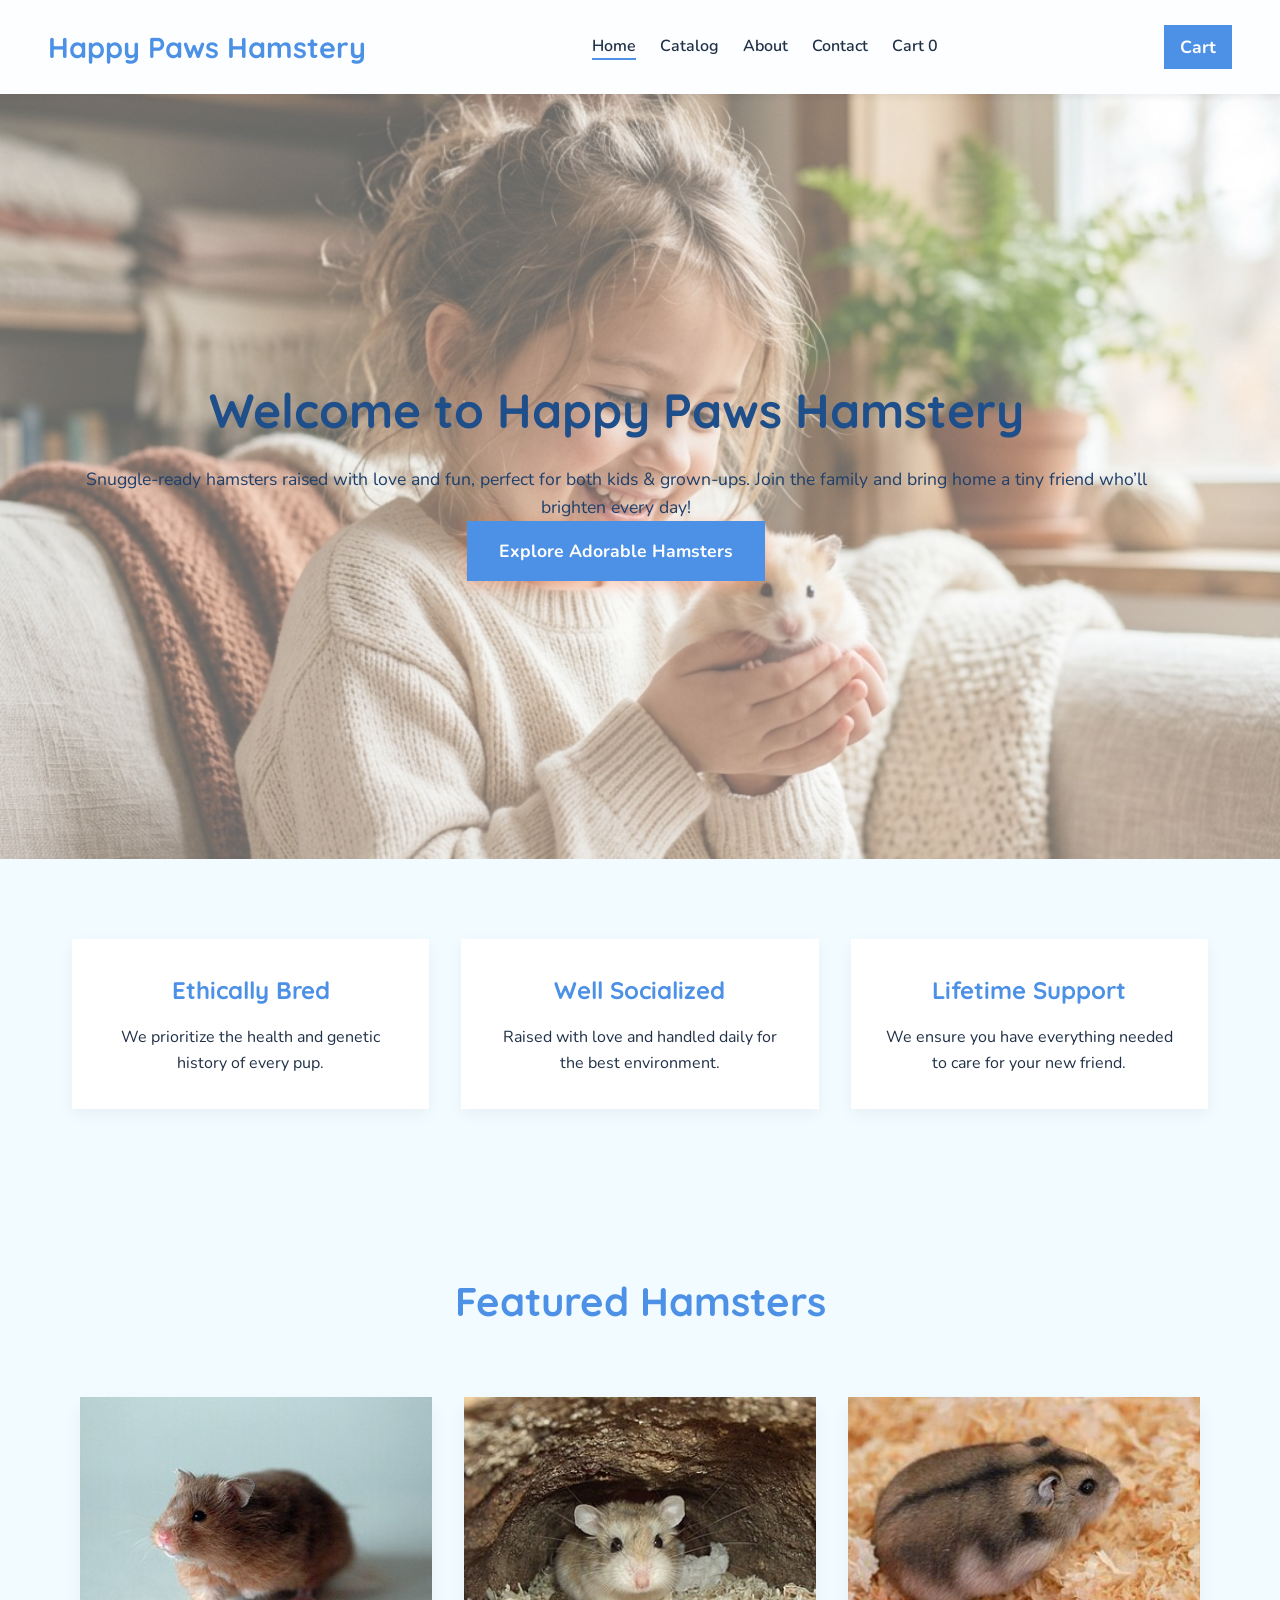
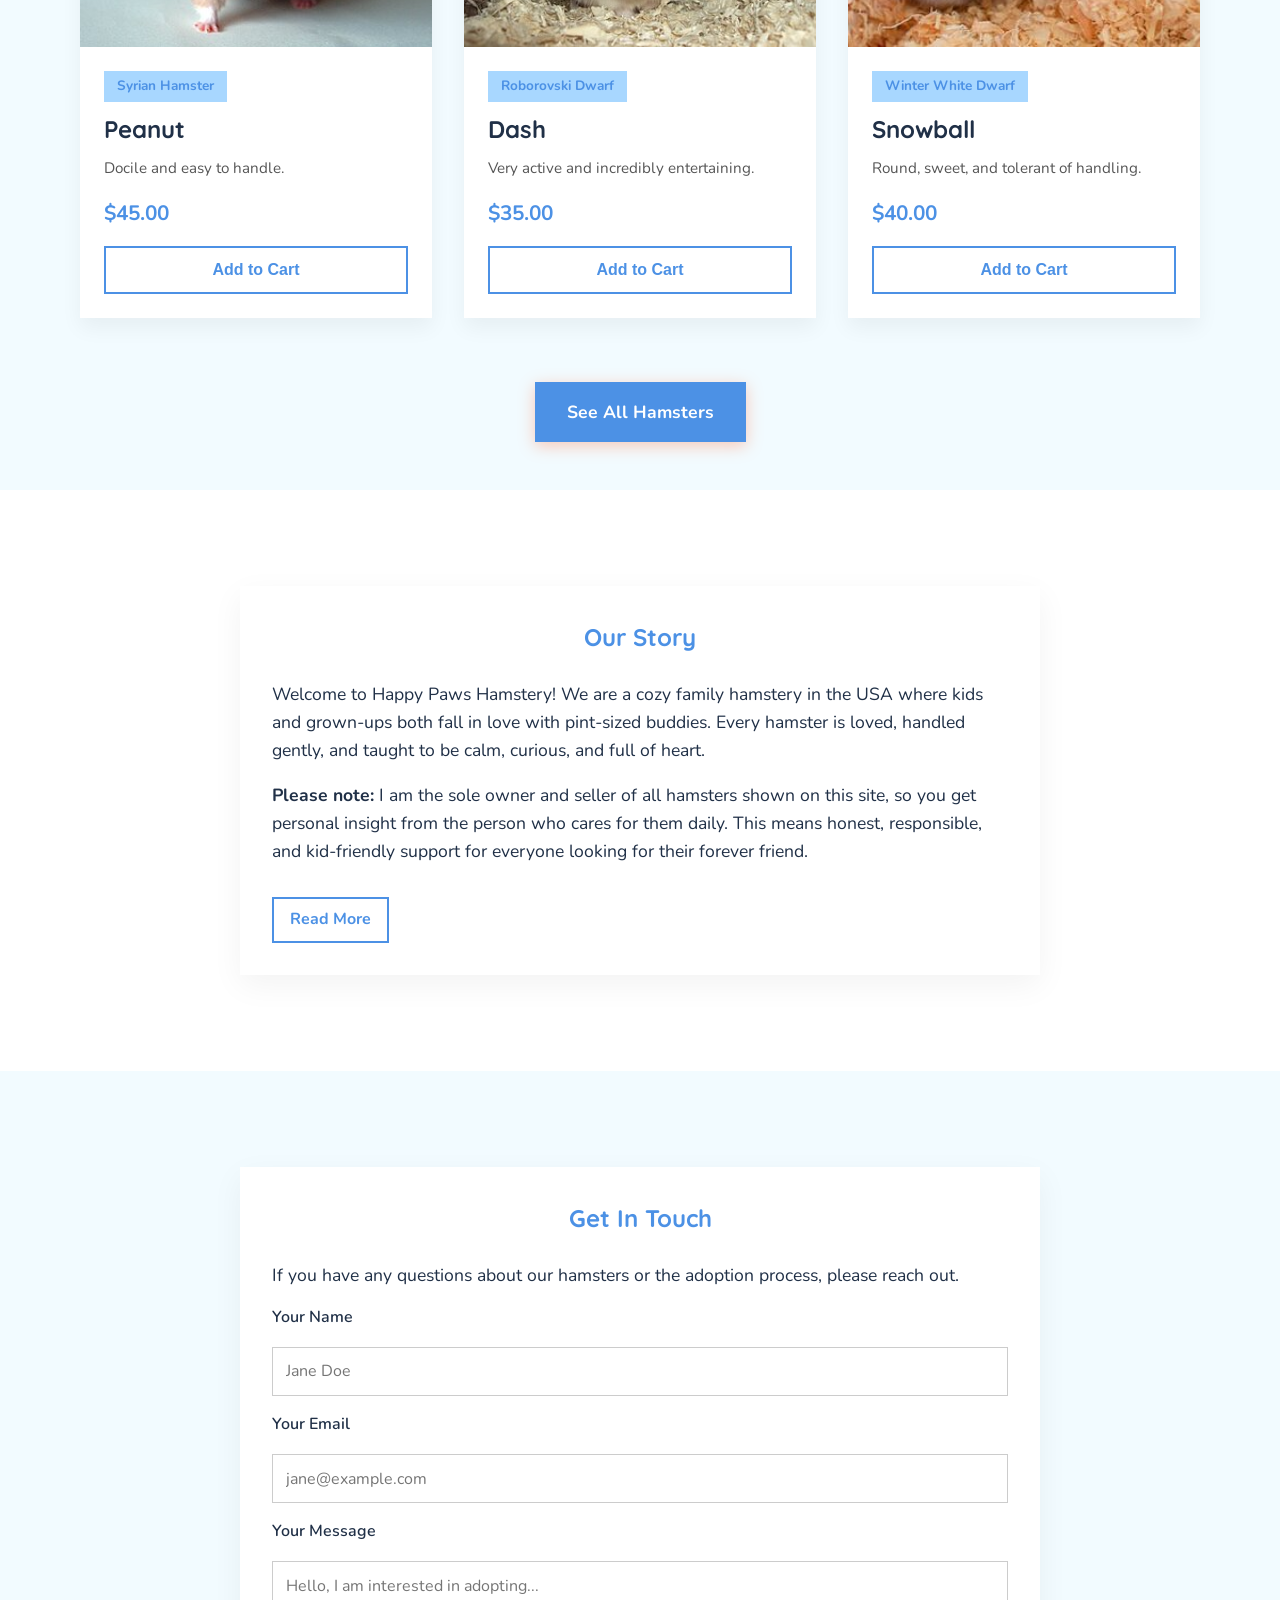
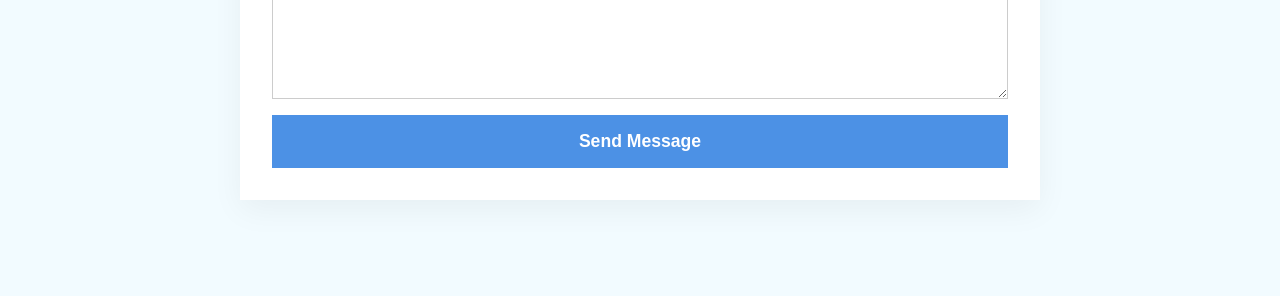
<file: index.html>
<!DOCTYPE html>
<html lang="en">
<head>
    <meta charset="UTF-8">
    <meta name="viewport" content="width=device-width, initial-scale=1.0">
    <meta name="description" content="Buy hamsters now from Happy Paws Hamstery. Find where to buy a hamster, healthy Syrian and dwarf babies, best hamster breeder, and fast delivery information.">
    <meta name="keywords" content="buying hamster now, where can I buy a hamster, hamster for sale, pet hamster, ethical hamster breeder, cute hamsters">
    <title>Buy Hamsters Now - Happy Paws Hamstery</title>
    <link rel="stylesheet" href="styles.css">
    <link href="https://fonts.googleapis.com/css2?family=Quicksand:wght@400;600;700&family=Nunito:wght@400;700&display=swap" rel="stylesheet">
    <script src="script.js" defer></script>
</head>
<body>
    <nav class="navbar">
        <div class="logo">Happy Paws Hamstery</div>
        <button class="menu-toggle" id="menu-toggle" aria-label="Toggle navigation">Menu</button>
        <ul class="nav-links" id="nav-links">
            <li><a href="index.html" class="active">Home</a></li>
            <li><a href="catalog.html">Catalog</a></li>
            <li><a href="about.html">About</a></li>
            <li><a href="contact.html">Contact</a></li>
            <li><a href="cart.html" class="cart-link">Cart <span id="cart-count">0</span></a></li>
        </ul>
        <div class="cart-icon" id="cart-btn" role="button" aria-label="Open cart">Cart</div>
    </nav>

    <header class="hero" id="home">
        <div class="hero-left slide-in-left">
            <h1>Welcome to Happy Paws Hamstery</h1>
            <p>Snuggle-ready hamsters raised with love and fun, perfect for both kids & grown-ups. Join the family and bring home a tiny friend who’ll brighten every day!</p>
            <a href="catalog.html" class="buy-button">Explore Adorable Hamsters</a>
        </div>
        <div class="hero-right slide-in-right">
            <img src="image/owner_holding.jpg" alt="Owner holding a hamster gently" class="hero-image">
        </div>
    </header>

    <section class="features" id="features">
        <div class="feature slide-in-left">
            <h3>Ethically Bred</h3>
            <p>We prioritize the health and genetic history of every pup.</p>
        </div>
        <div class="feature scale-in">
            <h3>Well Socialized</h3>
            <p>Raised with love and handled daily for the best environment.</p>
        </div>
        <div class="feature slide-in-right">
            <h3>Lifetime Support</h3>
            <p>We ensure you have everything needed to care for your new friend.</p>
        </div>
    </section>

    <section class="featured-section" id="featured">
        <h2 class="section-title fade-in">Featured Hamsters</h2>
        <div class="catalog-grid">
            <div class="hamster-card fade-in" data-id="h1">
                <img src="image/syrian.jpg" alt="Syrian Hamster" class="hamster-img">
                <div class="hamster-info">
                    <span class="breed-tag">Syrian Hamster</span>
                    <h3 class="hamster-name">Peanut</h3>
                    <p class="hamster-desc">Docile and easy to handle.</p>
                    <p class="price">$45.00</p>
                    <button class="add-to-cart">Add to Cart</button>
                </div>
            </div>
            <div class="hamster-card fade-in" data-id="h2">
                <img src="image/roborovski.jpg" alt="Roborovski Hamster" class="hamster-img">
                <div class="hamster-info">
                    <span class="breed-tag">Roborovski Dwarf</span>
                    <h3 class="hamster-name">Dash</h3>
                    <p class="hamster-desc">Very active and incredibly entertaining.</p>
                    <p class="price">$35.00</p>
                    <button class="add-to-cart">Add to Cart</button>
                </div>
            </div>
            <div class="hamster-card fade-in" data-id="h3">
                <img src="image/winter_white.jpg" alt="Winter White Hamster" class="hamster-img">
                <div class="hamster-info">
                    <span class="breed-tag">Winter White Dwarf</span>
                    <h3 class="hamster-name">Snowball</h3>
                    <p class="hamster-desc">Round, sweet, and tolerant of handling.</p>
                    <p class="price">$40.00</p>
                    <button class="add-to-cart">Add to Cart</button>
                </div>
            </div>
        </div>
        <div style="text-align: center; margin-top: 2rem;">
            <a href="catalog.html" class="cta-button scale-in">See All Hamsters</a>
        </div>
    </section>

    <section class="about-section" id="about">
        <div class="page-container slide-in-left">
            <h2>Our Story</h2>
            <p>Welcome to Happy Paws Hamstery! We are a cozy family hamstery in the USA where kids and grown-ups both fall in love with pint-sized buddies. Every hamster is loved, handled gently, and taught to be calm, curious, and full of heart.</p>
            <p><strong>Please note:</strong> I am the sole owner and seller of all hamsters shown on this site, so you get personal insight from the person who cares for them daily. This means honest, responsible, and kid-friendly support for everyone looking for their forever friend.</p>
            <a href="about.html" class="link-btn">Read More</a>
        </div>
    </section>

    <section class="contact-section" id="contact">
        <div class="page-container slide-in-right">
            <h2>Get In Touch</h2>
            <p>If you have any questions about our hamsters or the adoption process, please reach out.</p>
            <form class="contact-form" id="contact-form">
                <label for="name">Your Name</label>
                <input type="text" id="name" required placeholder="Jane Doe">
                
                <label for="email">Your Email</label>
                <input type="email" id="email" required placeholder="jane@example.com">
                
                <label for="message">Your Message</label>
                <textarea id="message" rows="5" required placeholder="Hello, I am interested in adopting..."></textarea>
                
                <button type="submit">Send Message</button>
            </form>
        </div>
    </section>

    <!-- Cart Modal overlay -->
    <div id="cart-modal" class="modal hidden">
        <div class="modal-content">
            <span class="close-btn" id="close-cart">&times;</span>
            <h2>Your Cart</h2>
            <div id="cart-items"></div>
            <p class="total">Total: $<span id="cart-total">0.00</span></p>
            <button class="checkout-btn" onclick="alert('Proceeding to checkout form...')">Checkout</button>
        </div>
    </div>
</body>
</html>
</file>
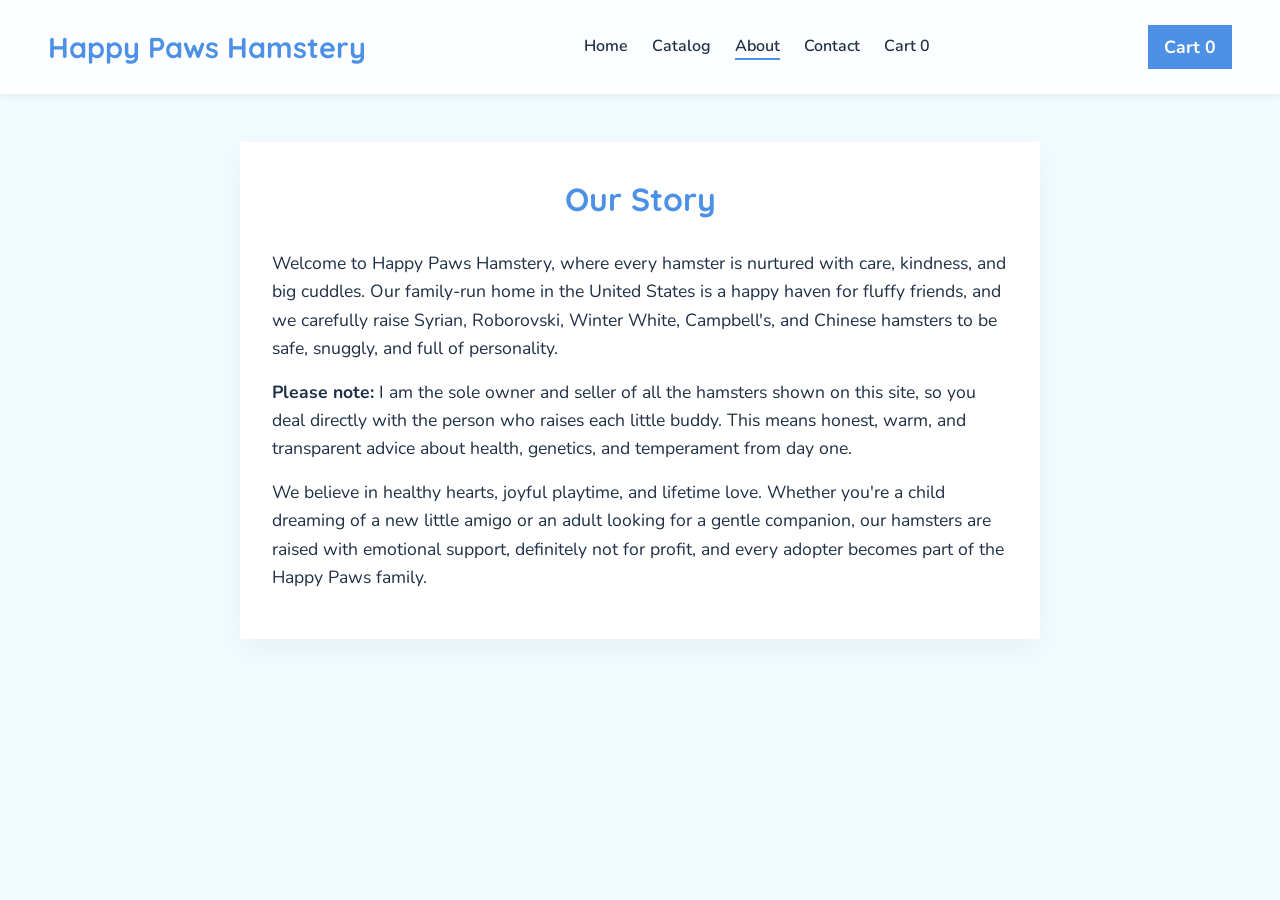
<file: about.html>
<!DOCTYPE html>
<html lang="en">
<head>
    <meta charset="UTF-8">
    <meta name="viewport" content="width=device-width, initial-scale=1.0">
    <meta name="description" content="Learn about Happy Paws Hamstery.">
    <title>About Us - Happy Paws Hamstery</title>
    <link rel="stylesheet" href="styles.css">
    <link href="https://fonts.googleapis.com/css2?family=Quicksand:wght@400;600;700&family=Nunito:wght@400;700&display=swap" rel="stylesheet">
    <script src="script.js" defer></script>
</head>
<body>
    <nav class="navbar">
        <div class="logo">Happy Paws Hamstery</div>
        <button class="menu-toggle" id="menu-toggle" aria-label="Toggle navigation">Menu</button>
        <ul class="nav-links" id="nav-links">
            <li><a href="index.html">Home</a></li>
            <li><a href="catalog.html">Catalog</a></li>
            <li><a href="about.html" class="active">About</a></li>
            <li><a href="contact.html">Contact</a></li>
            <li><a href="cart.html">Cart <span id="cart-count">0</span></a></li>
        </ul>
        <div class="cart-icon" id="cart-btn">
            Cart <span id="cart-count">0</span>
        </div>
    </nav>

    <div class="page-container fade-in">
        <h1>Our Story</h1>
        <p>Welcome to Happy Paws Hamstery, where every hamster is nurtured with care, kindness, and big cuddles. Our family-run home in the United States is a happy haven for fluffy friends, and we carefully raise Syrian, Roborovski, Winter White, Campbell's, and Chinese hamsters to be safe, snuggly, and full of personality.</p>
        <p><strong>Please note:</strong> I am the sole owner and seller of all the hamsters shown on this site, so you deal directly with the person who raises each little buddy. This means honest, warm, and transparent advice about health, genetics, and temperament from day one.</p>
        <p>We believe in healthy hearts, joyful playtime, and lifetime love. Whether you're a child dreaming of a new little amigo or an adult looking for a gentle companion, our hamsters are raised with emotional support, definitely not for profit, and every adopter becomes part of the Happy Paws family.</p>
    </div>

    <!-- Cart Modal overlay -->
    <div id="cart-modal" class="modal hidden">
        <div class="modal-content">
            <span class="close-btn" id="close-cart">&times;</span>
            <h2>Your Cart</h2>
            <div id="cart-items"></div>
            <p class="total">Total: $<span id="cart-total">0.00</span></p>
            <button class="checkout-btn" onclick="alert('Proceeding to checkout form...')">Checkout</button>
        </div>
    </div>
</body>
</html>
</file>
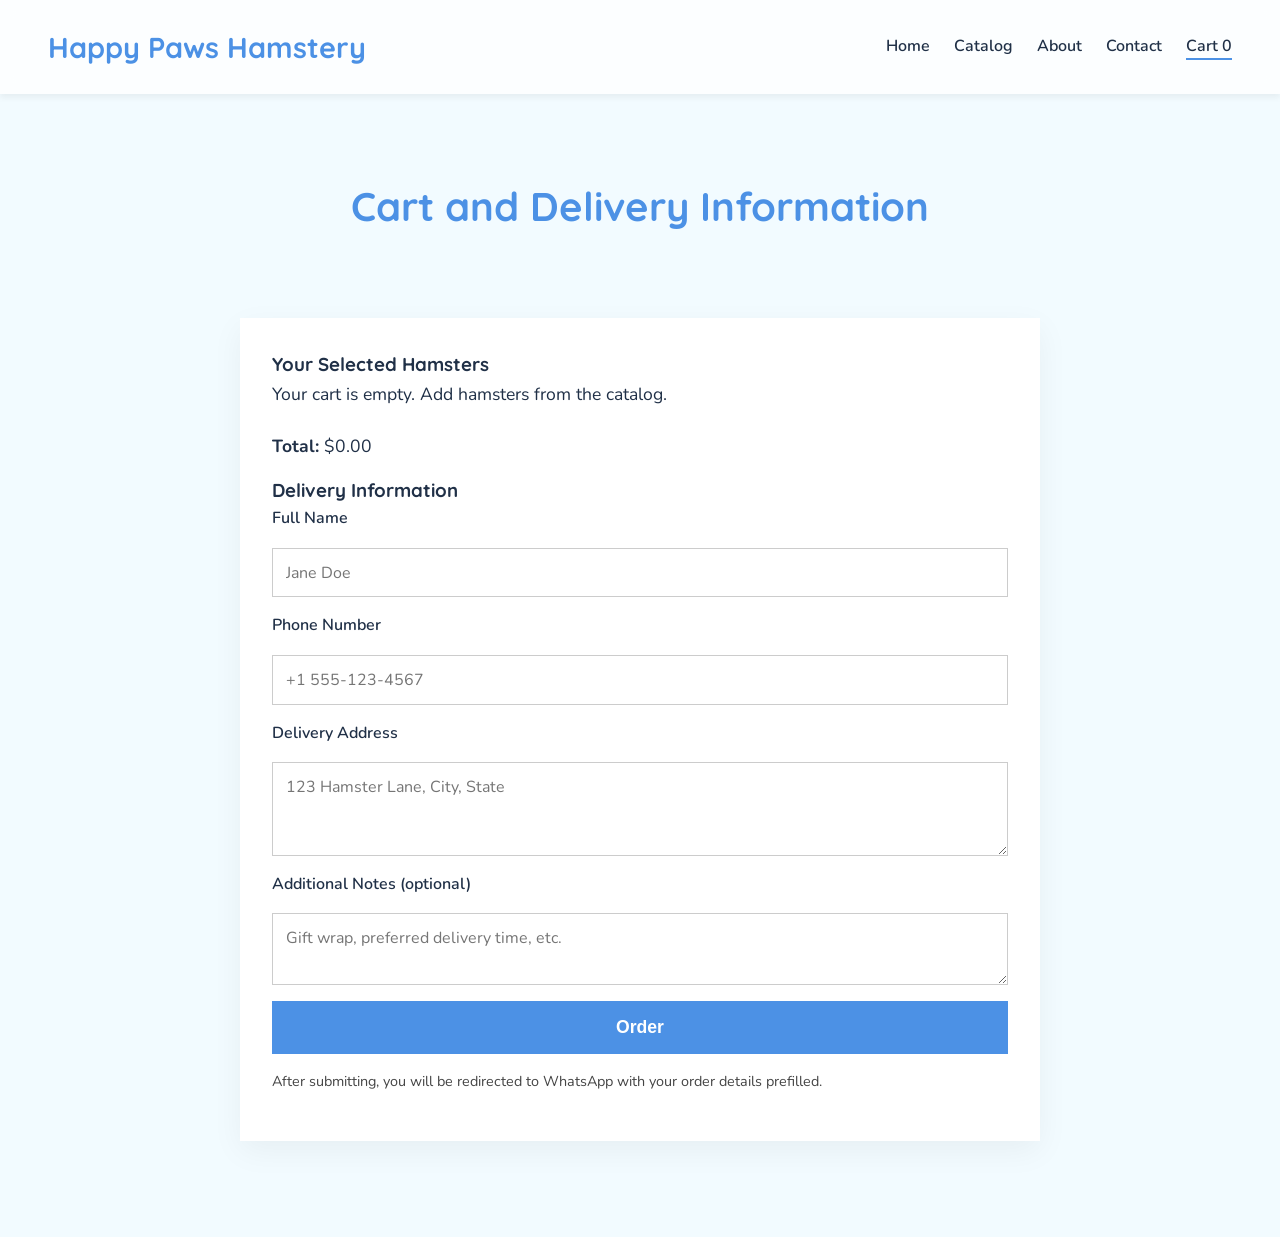
<file: cart.html>
<!DOCTYPE html>
<html lang="en">
<head>
    <meta charset="UTF-8">
    <meta name="viewport" content="width=device-width, initial-scale=1.0">
    <title>Cart Checkout - Happy Paws Hamstery</title>
    <link rel="stylesheet" href="styles.css">
    <link href="https://fonts.googleapis.com/css2?family=Quicksand:wght@400;600;700&family=Nunito:wght@400;700&display=swap" rel="stylesheet">
    <script src="script.js" defer></script>
</head>
<body>
    <nav class="navbar">
        <div class="logo">Happy Paws Hamstery</div>
        <button class="menu-toggle" id="menu-toggle" aria-label="Toggle navigation">Menu</button>
        <ul class="nav-links" id="nav-links">
            <li><a href="index.html">Home</a></li>
            <li><a href="catalog.html">Catalog</a></li>
            <li><a href="about.html">About</a></li>
            <li><a href="contact.html">Contact</a></li>
            <li><a href="cart.html" class="active">Cart <span id="cart-count">0</span></a></li>
        </ul>
    </nav>

    <main class="featured-section">    
        <h2 class="section-title">Cart and Delivery Information</h2>

        <section class="page-container" id="checkout-cart">
            <h3>Your Selected Hamsters</h3>
            <div id="page-cart-items" style="margin-bottom: 1.5rem;"></div>
            <p><strong>Total:</strong> $<span id="page-cart-total">0.00</span></p>
            
            <h3>Delivery Information</h3>
            <form id="delivery-form" class="contact-form">
                <label for="delivery-name">Full Name</label>
                <input type="text" id="delivery-name" required placeholder="Jane Doe">

                <label for="delivery-phone">Phone Number</label>
                <input type="tel" id="delivery-phone" required placeholder="+1 555-123-4567">

                <label for="delivery-address">Delivery Address</label>
                <textarea id="delivery-address" rows="3" required placeholder="123 Hamster Lane, City, State"></textarea>

                <label for="delivery-note">Additional Notes (optional)</label>
                <textarea id="delivery-note" rows="2" placeholder="Gift wrap, preferred delivery time, etc."></textarea>

                <button type="submit" class="checkout-btn">Order</button>
            </form>

            <p style="margin-top: 1rem; font-size: 0.9rem; color: #444;">After submitting, you will be redirected to WhatsApp with your order details prefilled.</p>
        </section>
    </main>
</body>
</html>
</file>
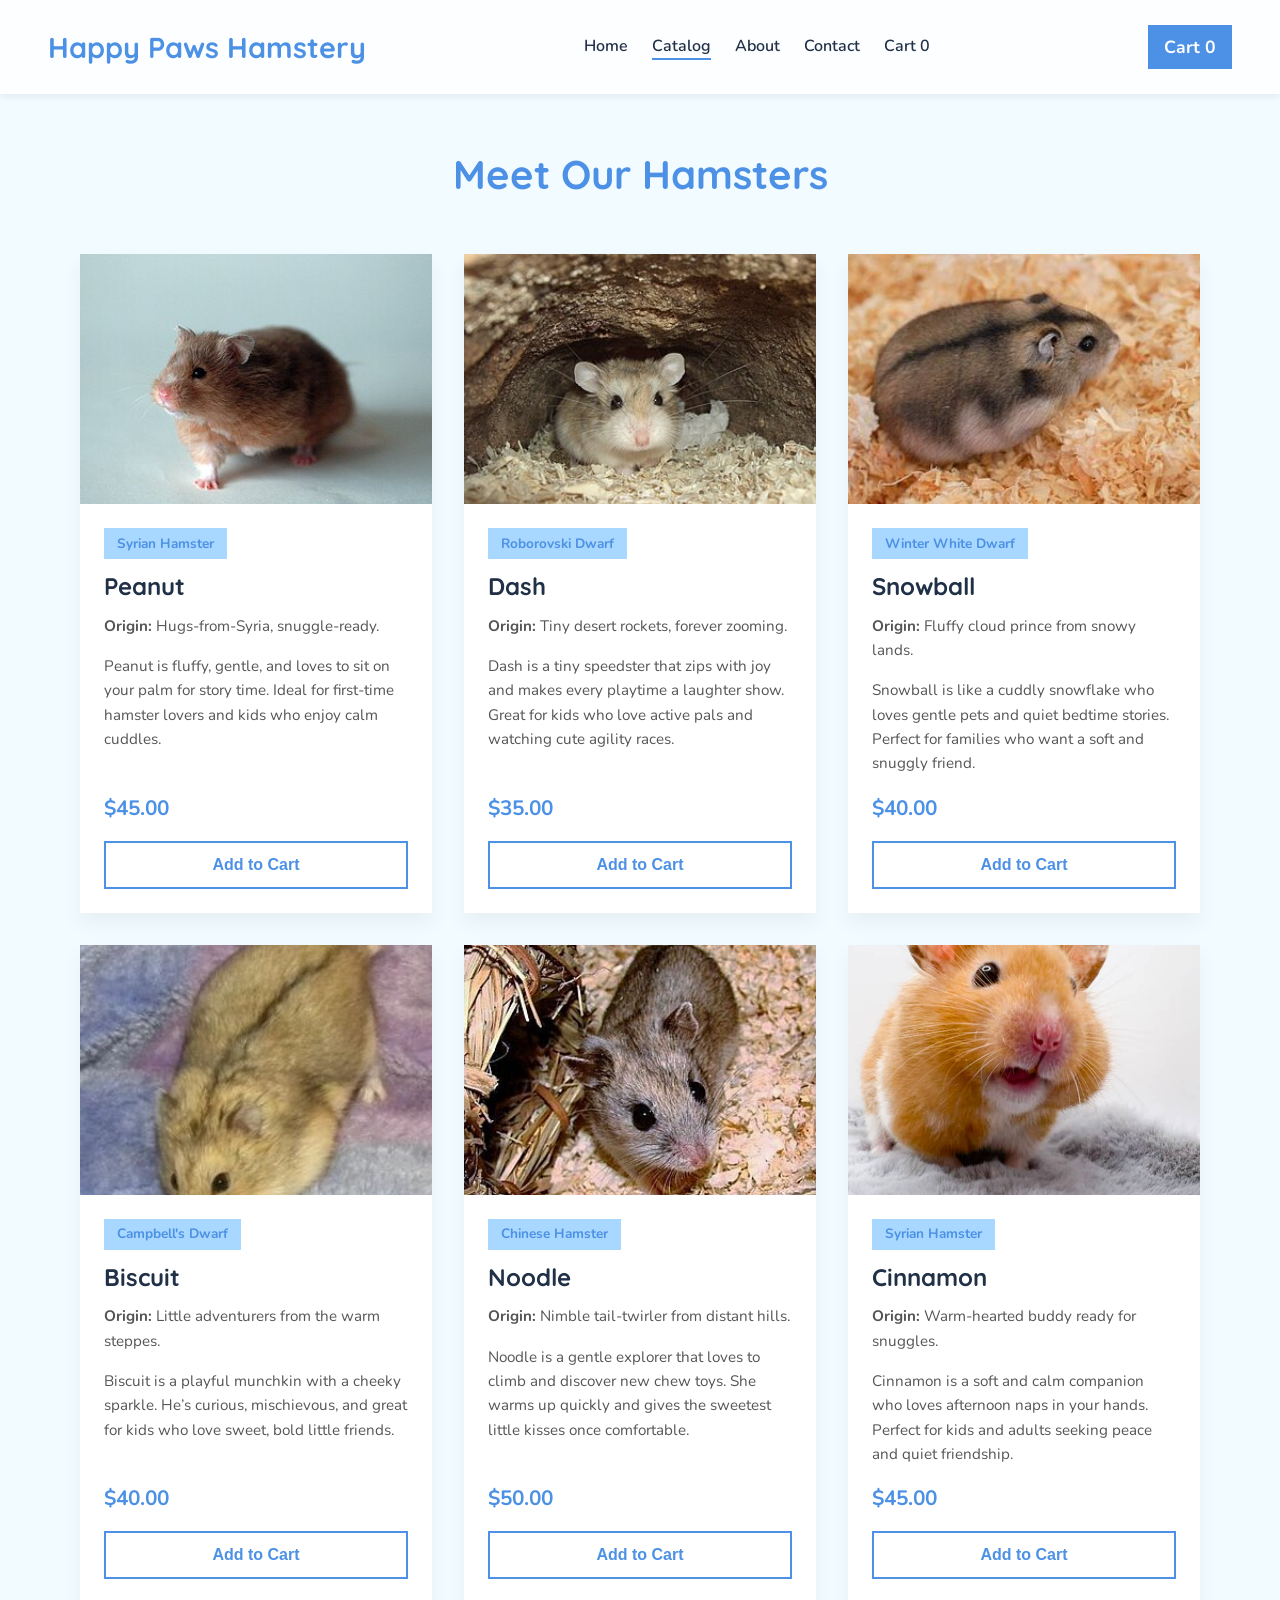
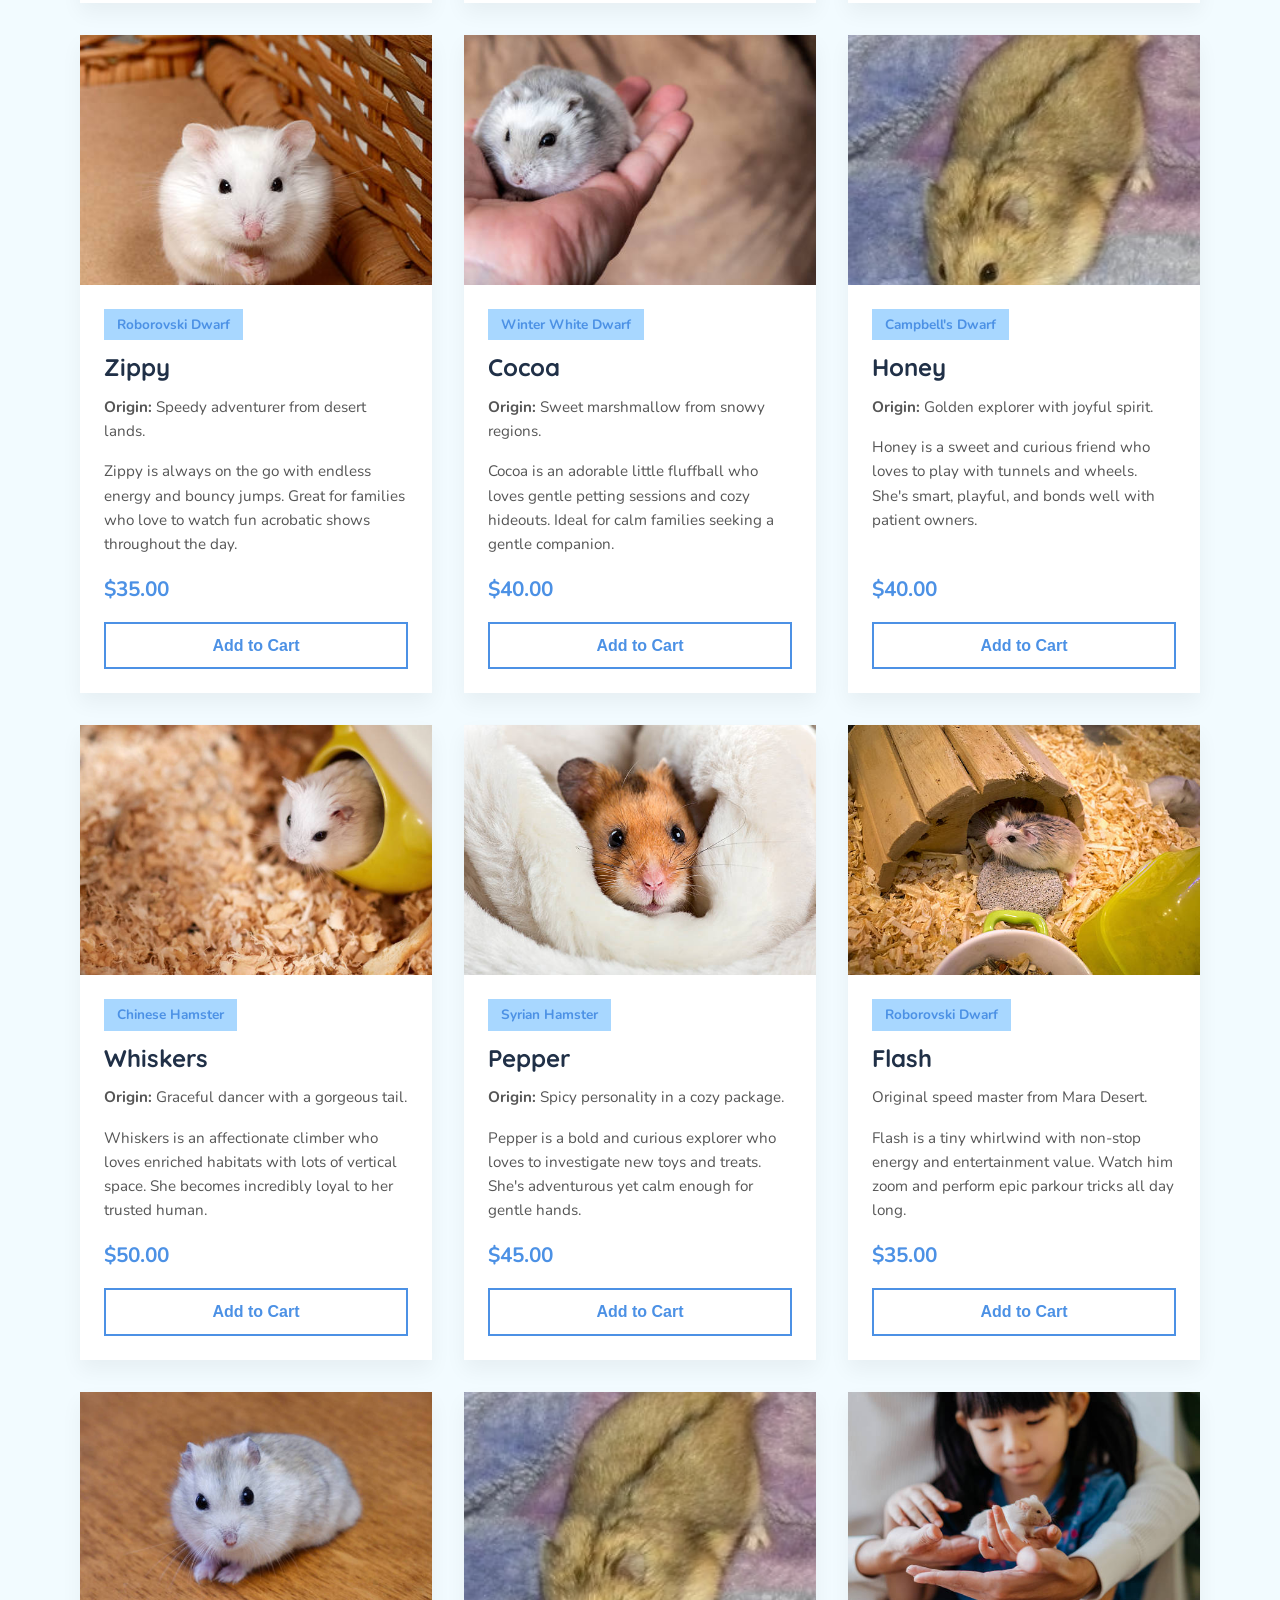
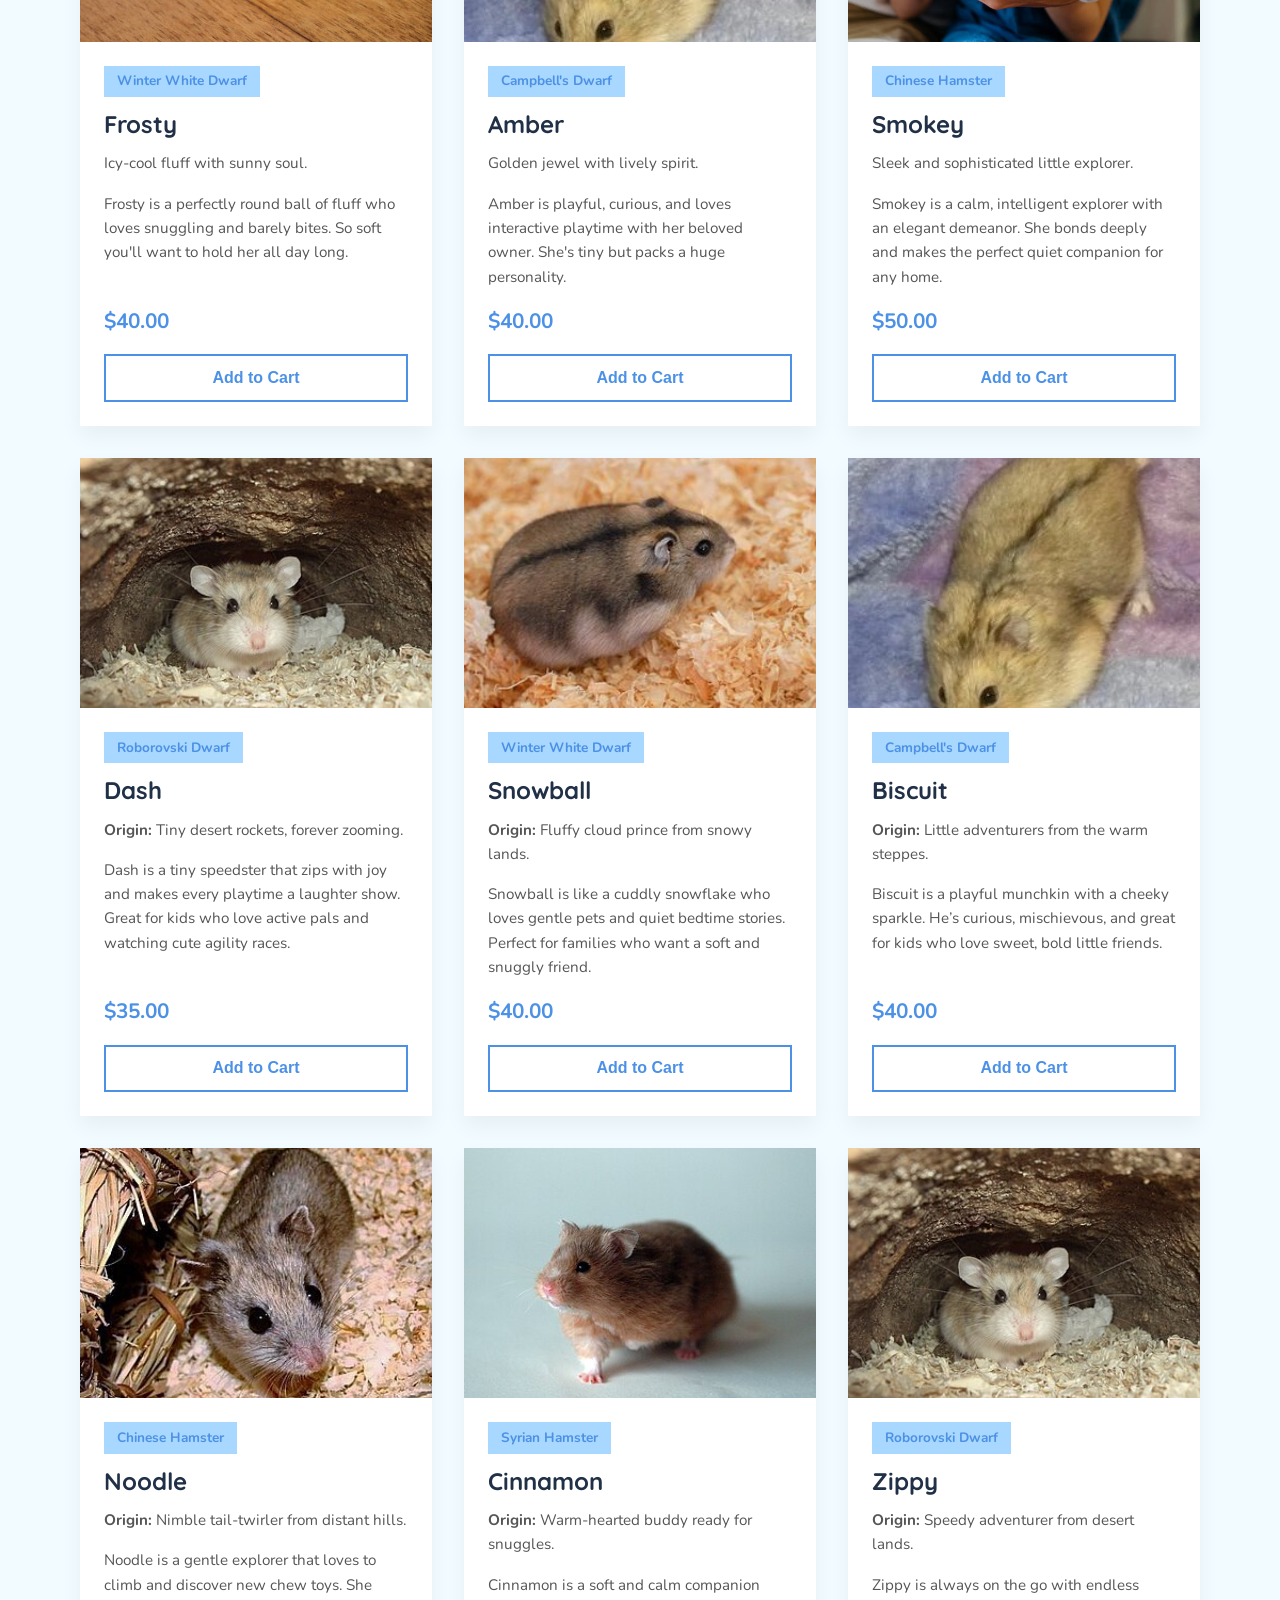
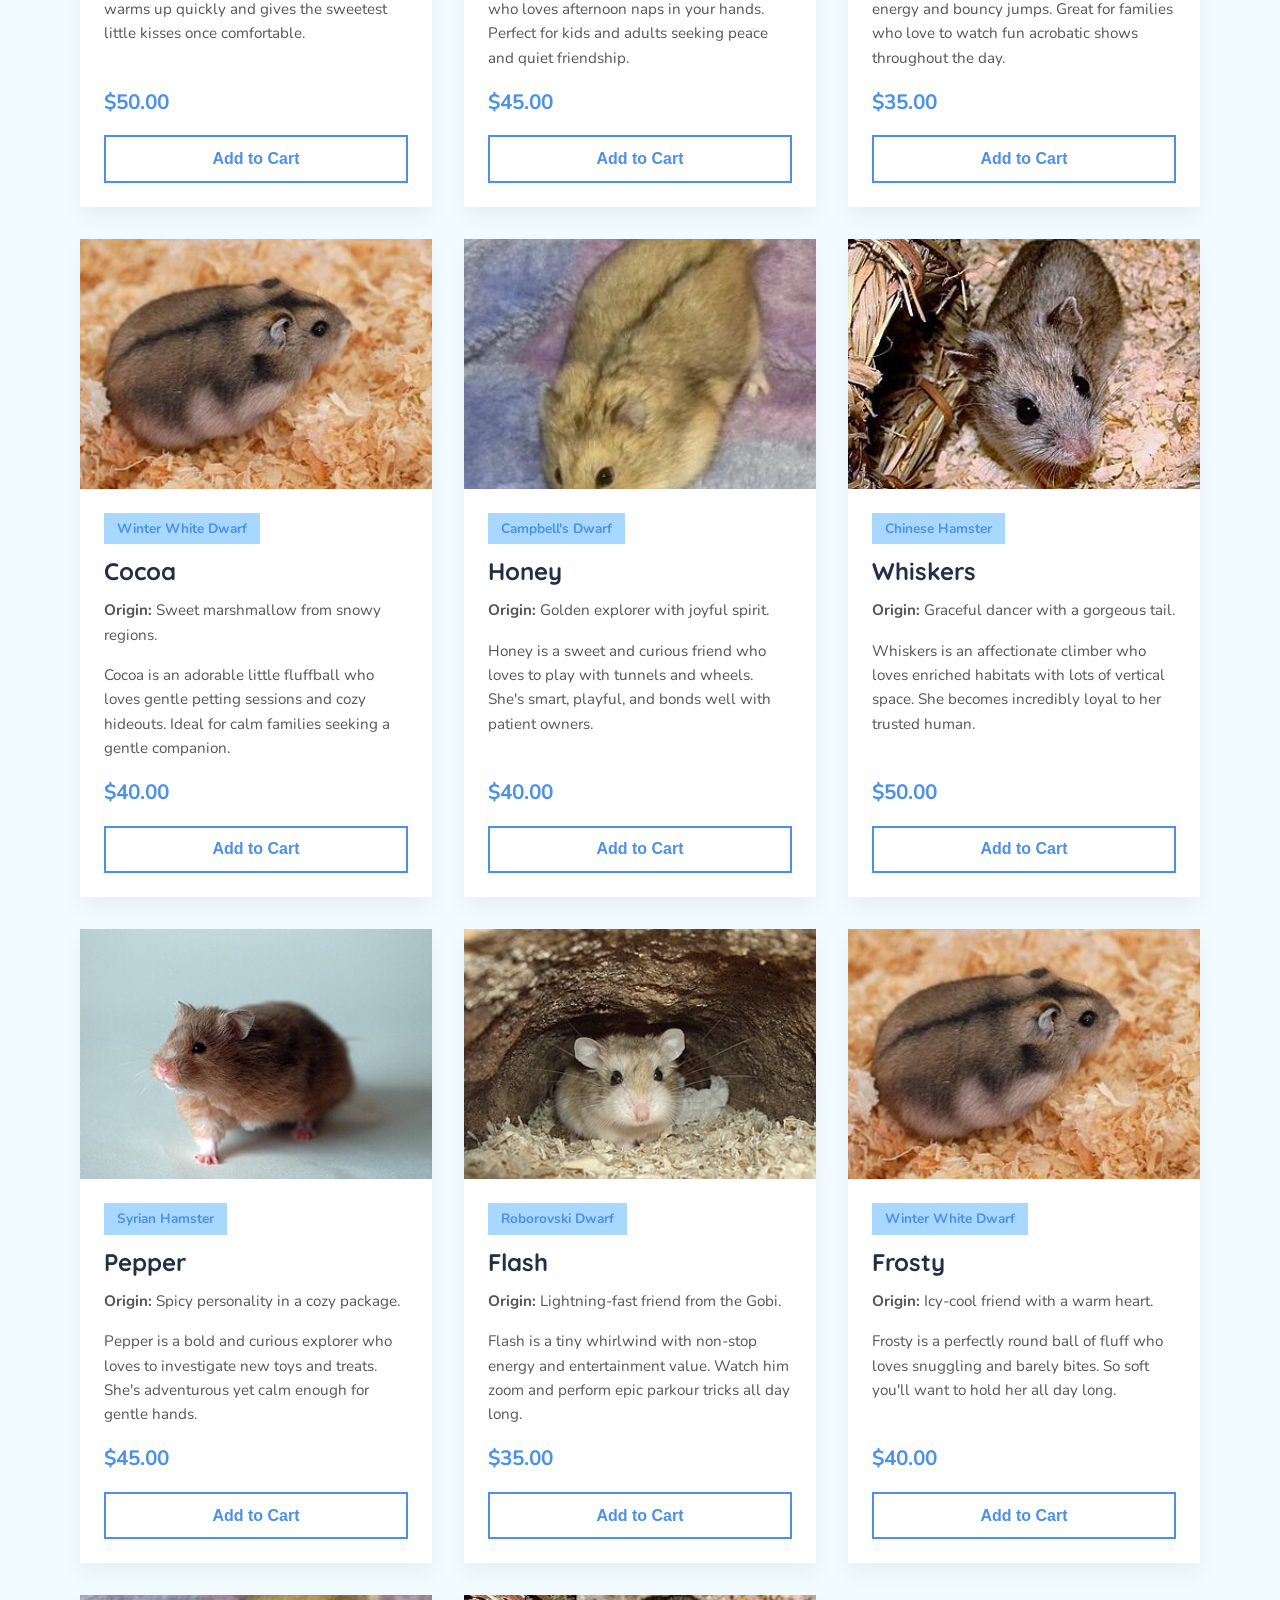
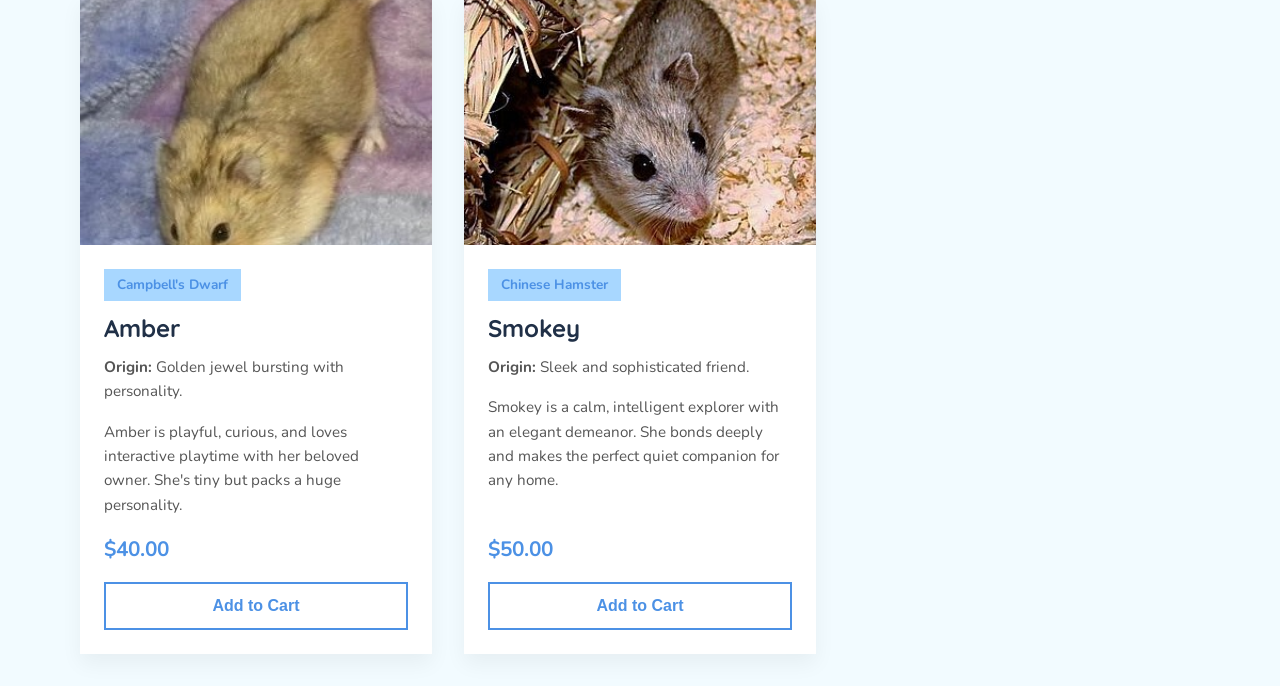
<file: catalog.html>
<!DOCTYPE html>
<html lang="en">
<head>
    <meta charset="UTF-8">
    <meta name="viewport" content="width=device-width, initial-scale=1.0">
    <meta name="description" content="Available Hamsters at Happy Paws Hamstery.">
    <title>Catalog - Happy Paws Hamstery</title>
    <link rel="stylesheet" href="styles.css">
    <link href="https://fonts.googleapis.com/css2?family=Quicksand:wght@400;600;700&family=Nunito:wght@400;700&display=swap" rel="stylesheet">
    <script src="script.js" defer></script>
</head>
<body>
    <nav class="navbar">
        <div class="logo">Happy Paws Hamstery</div>
        <button class="menu-toggle" id="menu-toggle" aria-label="Toggle navigation">Menu</button>
        <ul class="nav-links" id="nav-links">
            <li><a href="index.html">Home</a></li>
            <li><a href="catalog.html" class="active">Catalog</a></li>
            <li><a href="about.html">About</a></li>
            <li><a href="contact.html">Contact</a></li>
            <li><a href="cart.html">Cart <span id="cart-count">0</span></a></li>
        </ul>
        <div class="cart-icon" id="cart-btn">
            Cart <span id="cart-count">0</span>
        </div>
    </nav>

    <h1 class="page-title fade-in">Meet Our Hamsters</h1>
    
    <div class="catalog-grid">
        <!-- Syrian Hamster -->
        <div class="hamster-card fade-in" data-id="h1">
            <img src="image/syrian.jpg" alt="Syrian Hamster" class="hamster-img">
            <div class="hamster-info">
                <span class="breed-tag">Syrian Hamster</span>
                <h3 class="hamster-name">Peanut</h3>
                <p class="hamster-origin"><strong>Origin:</strong> Hugs-from-Syria, snuggle-ready.</p>
                <p class="hamster-desc">Peanut is fluffy, gentle, and loves to sit on your palm for story time. Ideal for first-time hamster lovers and kids who enjoy calm cuddles.</p>
                <p class="price">$45.00</p>
                <button class="add-to-cart">Add to Cart</button>
            </div>
        </div>

        <!-- Roborovski Dwarf -->
        <div class="hamster-card fade-in" data-id="h2">
            <img src="image/roborovski.jpg" alt="Roborovski Hamster" class="hamster-img">
            <div class="hamster-info">
                <span class="breed-tag">Roborovski Dwarf</span>
                <h3 class="hamster-name">Dash</h3>
                <p class="hamster-origin"><strong>Origin:</strong> Tiny desert rockets, forever zooming.</p>
                <p class="hamster-desc">Dash is a tiny speedster that zips with joy and makes every playtime a laughter show. Great for kids who love active pals and watching cute agility races.</p>
                <p class="price">$35.00</p>
                <button class="add-to-cart">Add to Cart</button>
            </div>
        </div>

        <!-- Winter White Dwarf -->
        <div class="hamster-card fade-in" data-id="h3">
            <img src="image/winter_white.jpg" alt="Winter White Hamster" class="hamster-img">
            <div class="hamster-info">
                <span class="breed-tag">Winter White Dwarf</span>
                <h3 class="hamster-name">Snowball</h3>
                <p class="hamster-origin"><strong>Origin:</strong> Fluffy cloud prince from snowy lands.</p>
                <p class="hamster-desc">Snowball is like a cuddly snowflake who loves gentle pets and quiet bedtime stories. Perfect for families who want a soft and snuggly friend.</p>
                <p class="price">$40.00</p>
                <button class="add-to-cart">Add to Cart</button>
            </div>
        </div>

        <!-- Campbell's Dwarf -->
        <div class="hamster-card fade-in" data-id="h4">
            <img src="image/campbell.jpg" alt="Campbell's Dwarf Hamster" class="hamster-img">
            <div class="hamster-info">
                <span class="breed-tag">Campbell's Dwarf</span>
                <h3 class="hamster-name">Biscuit</h3>
                <p class="hamster-origin"><strong>Origin:</strong> Little adventurers from the warm steppes.</p>
                <p class="hamster-desc">Biscuit is a playful munchkin with a cheeky sparkle. He’s curious, mischievous, and great for kids who love sweet, bold little friends.</p>
                <p class="price">$40.00</p>
                <button class="add-to-cart">Add to Cart</button>
            </div>
        </div>

        <!-- Chinese Hamster -->
        <div class="hamster-card fade-in" data-id="h5">
            <img src="image/chinese.jpg" alt="Chinese Hamster" class="hamster-img">
            <div class="hamster-info">
                <span class="breed-tag">Chinese Hamster</span>
                <h3 class="hamster-name">Noodle</h3>
                <p class="hamster-origin"><strong>Origin:</strong> Nimble tail-twirler from distant hills.</p>
                <p class="hamster-desc">Noodle is a gentle explorer that loves to climb and discover new chew toys. She warms up quickly and gives the sweetest little kisses once comfortable.</p>
                <p class="price">$50.00</p>
                <button class="add-to-cart">Add to Cart</button>
            </div>
        </div>

        <!-- Syrian Hamster -->
        <div class="hamster-card fade-in" data-id="h6">
            <img src="image/syria.jpg" alt="Syrian Hamster" class="hamster-img">
            <div class="hamster-info">
                <span class="breed-tag">Syrian Hamster</span>
                <h3 class="hamster-name">Cinnamon</h3>
                <p class="hamster-origin"><strong>Origin:</strong> Warm-hearted buddy ready for snuggles.</p>
                <p class="hamster-desc">Cinnamon is a soft and calm companion who loves afternoon naps in your hands. Perfect for kids and adults seeking peace and quiet friendship.</p>
                <p class="price">$45.00</p>
                <button class="add-to-cart">Add to Cart</button>
            </div>
        </div>

        <!-- Roborovski Dwarf -->
        <div class="hamster-card fade-in" data-id="h7">
            <img src="image/Roborovski Dwar.jpg" alt="Roborovski Hamster" class="hamster-img">
            <div class="hamster-info">
                <span class="breed-tag">Roborovski Dwarf</span>
                <h3 class="hamster-name">Zippy</h3>
                <p class="hamster-origin"><strong>Origin:</strong> Speedy adventurer from desert lands.</p>
                <p class="hamster-desc">Zippy is always on the go with endless energy and bouncy jumps. Great for families who love to watch fun acrobatic shows throughout the day.</p>
                <p class="price">$35.00</p>
                <button class="add-to-cart">Add to Cart</button>
            </div>
        </div>

        <!-- Winter White Dwarf -->
        <div class="hamster-card fade-in" data-id="h8">
            <img src="image/Winter White Dwarf.jpg" alt="Winter White Hamster" class="hamster-img">
            <div class="hamster-info">
                <span class="breed-tag">Winter White Dwarf</span>
                <h3 class="hamster-name">Cocoa</h3>
                <p class="hamster-origin"><strong>Origin:</strong> Sweet marshmallow from snowy regions.</p>
                <p class="hamster-desc">Cocoa is an adorable little fluffball who loves gentle petting sessions and cozy hideouts. Ideal for calm families seeking a gentle companion.</p>
                <p class="price">$40.00</p>
                <button class="add-to-cart">Add to Cart</button>
            </div>
        </div>

        <!-- Campbell's Dwarf -->
        <div class="hamster-card fade-in" data-id="h9">
            <img src="image/campbell.jpg" alt="Campbell's Dwarf Hamster" class="hamster-img">
            <div class="hamster-info">
                <span class="breed-tag">Campbell's Dwarf</span>
                <h3 class="hamster-name">Honey</h3>
                <p class="hamster-origin"><strong>Origin:</strong> Golden explorer with joyful spirit.</p>
                <p class="hamster-desc">Honey is a sweet and curious friend who loves to play with tunnels and wheels. She's smart, playful, and bonds well with patient owners.</p>
                <p class="price">$40.00</p>
                <button class="add-to-cart">Add to Cart</button>
            </div>
        </div>

        <!-- Chinese Hamster -->
        <div class="hamster-card fade-in" data-id="h10">
            <img src="image/Chinese Hamster.jpg" alt="Chinese Hamster" class="hamster-img">
            <div class="hamster-info">
                <span class="breed-tag">Chinese Hamster</span>
                <h3 class="hamster-name">Whiskers</h3>
                <p class="hamster-origin"><strong>Origin:</strong> Graceful dancer with a gorgeous tail.</p>
                <p class="hamster-desc">Whiskers is an affectionate climber who loves enriched habitats with lots of vertical space. She becomes incredibly loyal to her trusted human.</p>
                <p class="price">$50.00</p>
                <button class="add-to-cart">Add to Cart</button>
            </div>
        </div>

        <!-- Syrian Hamster -->
        <div class="hamster-card fade-in" data-id="h11">
            <img src="image/sisi.jpg" alt="Syrian Hamster" class="hamster-img">
            <div class="hamster-info">
                <span class="breed-tag">Syrian Hamster</span>
                <h3 class="hamster-name">Pepper</h3>
                <p class="hamster-origin"><strong>Origin:</strong> Spicy personality in a cozy package.</p>
                <p class="hamster-desc">Pepper is a bold and curious explorer who loves to investigate new toys and treats. She's adventurous yet calm enough for gentle hands.</p>
                <p class="price">$45.00</p>
                <button class="add-to-cart">Add to Cart</button>
            </div>
        </div>

        <!-- Roborovski Dwarf -->
        <div class="hamster-card fade-in" data-id="h12">
            <img src="image/Roborovski Dw.jpg" alt="Roborovski Hamster" class="hamster-img">
            <div class="hamster-info">
                <span class="breed-tag">Roborovski Dwarf</span>
                <h3 class="hamster-name">Flash</h3>
                <p class="hamster-origin">Original speed master from Mara Desert.</p>
                <p class="hamster-desc">Flash is a tiny whirlwind with non-stop energy and entertainment value. Watch him zoom and perform epic parkour tricks all day long.</p>
                <p class="price">$35.00</p>
                <button class="add-to-cart">Add to Cart</button>
            </div>
        </div>

        <!-- Winter White Dwarf -->
        <div class="hamster-card fade-in" data-id="h13">
            <img src="image/Winter White Dw.jpg" alt="Winter White Hamster" class="hamster-img">
            <div class="hamster-info">
                <span class="breed-tag">Winter White Dwarf</span>
                <h3 class="hamster-name">Frosty</h3>
                <p class="hamster-origin">Icy-cool fluff with sunny soul.</p>
                <p class="hamster-desc">Frosty is a perfectly round ball of fluff who loves snuggling and barely bites. So soft you'll want to hold her all day long.</p>
                <p class="price">$40.00</p>
                <button class="add-to-cart">Add to Cart</button>
            </div>
        </div>

        <!-- Campbell's Dwarf -->
        <div class="hamster-card fade-in" data-id="h14">
            <img src="image/campbell.jpg" alt="Campbell's Dwarf Hamster" class="hamster-img">
            <div class="hamster-info">
                <span class="breed-tag">Campbell's Dwarf</span>
                <h3 class="hamster-name">Amber</h3>
                <p class="hamster-origin">Golden jewel with lively spirit.</p>
                <p class="hamster-desc">Amber is playful, curious, and loves interactive playtime with her beloved owner. She's tiny but packs a huge personality.</p>
                <p class="price">$40.00</p>
                <button class="add-to-cart">Add to Cart</button>
            </div>
        </div>

        <!-- Chinese Hamster -->
        <div class="hamster-card fade-in" data-id="h15">
            <img src="image/Chinese Hamst.jpg" alt="Chinese Hamster" class="hamster-img">
            <div class="hamster-info">
                <span class="breed-tag">Chinese Hamster</span>
                <h3 class="hamster-name">Smokey</h3>
                <p class="hamster-origin">Sleek and sophisticated little explorer.</p>
                <p class="hamster-desc">Smokey is a calm, intelligent explorer with an elegant demeanor. She bonds deeply and makes the perfect quiet companion for any home.</p>
                <p class="price">$50.00</p>
                <button class="add-to-cart">Add to Cart</button>
            </div>
        </div>

        <div class="hamster-card fade-in" data-id="h2">
            <img src="image/roborovski.jpg" alt="Roborovski Hamster" class="hamster-img">
            <div class="hamster-info">
                <span class="breed-tag">Roborovski Dwarf</span>
                <h3 class="hamster-name">Dash</h3>
                <p class="hamster-origin"><strong>Origin:</strong> Tiny desert rockets, forever zooming.</p>
                <p class="hamster-desc">Dash is a tiny speedster that zips with joy and makes every playtime a laughter show. Great for kids who love active pals and watching cute agility races.</p>
                <p class="price">$35.00</p>
                <button class="add-to-cart">Add to Cart</button>
            </div>
        </div>

        <!-- Winter White Dwarf -->
        <div class="hamster-card fade-in" data-id="h3">
            <img src="image/winter_white.jpg" alt="Winter White Hamster" class="hamster-img">
            <div class="hamster-info">
                <span class="breed-tag">Winter White Dwarf</span>
                <h3 class="hamster-name">Snowball</h3>
                <p class="hamster-origin"><strong>Origin:</strong> Fluffy cloud prince from snowy lands.</p>
                <p class="hamster-desc">Snowball is like a cuddly snowflake who loves gentle pets and quiet bedtime stories. Perfect for families who want a soft and snuggly friend.</p>
                <p class="price">$40.00</p>
                <button class="add-to-cart">Add to Cart</button>
            </div>
        </div>

        <!-- Campbell's Dwarf -->
        <div class="hamster-card fade-in" data-id="h4">
            <img src="image/campbell.jpg" alt="Campbell's Dwarf Hamster" class="hamster-img">
            <div class="hamster-info">
                <span class="breed-tag">Campbell's Dwarf</span>
                <h3 class="hamster-name">Biscuit</h3>
                <p class="hamster-origin"><strong>Origin:</strong> Little adventurers from the warm steppes.</p>
                <p class="hamster-desc">Biscuit is a playful munchkin with a cheeky sparkle. He’s curious, mischievous, and great for kids who love sweet, bold little friends.</p>
                <p class="price">$40.00</p>
                <button class="add-to-cart">Add to Cart</button>
            </div>
        </div>

        <!-- Chinese Hamster -->
        <div class="hamster-card fade-in" data-id="h5">
            <img src="image/chinese.jpg" alt="Chinese Hamster" class="hamster-img">
            <div class="hamster-info">
                <span class="breed-tag">Chinese Hamster</span>
                <h3 class="hamster-name">Noodle</h3>
                <p class="hamster-origin"><strong>Origin:</strong> Nimble tail-twirler from distant hills.</p>
                <p class="hamster-desc">Noodle is a gentle explorer that loves to climb and discover new chew toys. She warms up quickly and gives the sweetest little kisses once comfortable.</p>
                <p class="price">$50.00</p>
                <button class="add-to-cart">Add to Cart</button>
            </div>
        </div>

        <!-- Syrian Hamster -->
        <div class="hamster-card fade-in" data-id="h6">
            <img src="image/syrian.jpg" alt="Syrian Hamster" class="hamster-img">
            <div class="hamster-info">
                <span class="breed-tag">Syrian Hamster</span>
                <h3 class="hamster-name">Cinnamon</h3>
                <p class="hamster-origin"><strong>Origin:</strong> Warm-hearted buddy ready for snuggles.</p>
                <p class="hamster-desc">Cinnamon is a soft and calm companion who loves afternoon naps in your hands. Perfect for kids and adults seeking peace and quiet friendship.</p>
                <p class="price">$45.00</p>
                <button class="add-to-cart">Add to Cart</button>
            </div>
        </div>

        <!-- Roborovski Dwarf -->
        <div class="hamster-card fade-in" data-id="h7">
            <img src="image/roborovski.jpg" alt="Roborovski Hamster" class="hamster-img">
            <div class="hamster-info">
                <span class="breed-tag">Roborovski Dwarf</span>
                <h3 class="hamster-name">Zippy</h3>
                <p class="hamster-origin"><strong>Origin:</strong> Speedy adventurer from desert lands.</p>
                <p class="hamster-desc">Zippy is always on the go with endless energy and bouncy jumps. Great for families who love to watch fun acrobatic shows throughout the day.</p>
                <p class="price">$35.00</p>
                <button class="add-to-cart">Add to Cart</button>
            </div>
        </div>

        <!-- Winter White Dwarf -->
        <div class="hamster-card fade-in" data-id="h8">
            <img src="image/winter_white.jpg" alt="Winter White Hamster" class="hamster-img">
            <div class="hamster-info">
                <span class="breed-tag">Winter White Dwarf</span>
                <h3 class="hamster-name">Cocoa</h3>
                <p class="hamster-origin"><strong>Origin:</strong> Sweet marshmallow from snowy regions.</p>
                <p class="hamster-desc">Cocoa is an adorable little fluffball who loves gentle petting sessions and cozy hideouts. Ideal for calm families seeking a gentle companion.</p>
                <p class="price">$40.00</p>
                <button class="add-to-cart">Add to Cart</button>
            </div>
        </div>

        <!-- Campbell's Dwarf -->
        <div class="hamster-card fade-in" data-id="h9">
            <img src="image/campbell.jpg" alt="Campbell's Dwarf Hamster" class="hamster-img">
            <div class="hamster-info">
                <span class="breed-tag">Campbell's Dwarf</span>
                <h3 class="hamster-name">Honey</h3>
                <p class="hamster-origin"><strong>Origin:</strong> Golden explorer with joyful spirit.</p>
                <p class="hamster-desc">Honey is a sweet and curious friend who loves to play with tunnels and wheels. She's smart, playful, and bonds well with patient owners.</p>
                <p class="price">$40.00</p>
                <button class="add-to-cart">Add to Cart</button>
            </div>
        </div>

        <!-- Chinese Hamster -->
        <div class="hamster-card fade-in" data-id="h10">
            <img src="image/chinese.jpg" alt="Chinese Hamster" class="hamster-img">
            <div class="hamster-info">
                <span class="breed-tag">Chinese Hamster</span>
                <h3 class="hamster-name">Whiskers</h3>
                <p class="hamster-origin"><strong>Origin:</strong> Graceful dancer with a gorgeous tail.</p>
                <p class="hamster-desc">Whiskers is an affectionate climber who loves enriched habitats with lots of vertical space. She becomes incredibly loyal to her trusted human.</p>
                <p class="price">$50.00</p>
                <button class="add-to-cart">Add to Cart</button>
            </div>
        </div>

        <!-- Syrian Hamster -->
        <div class="hamster-card fade-in" data-id="h11">
            <img src="image/syrian.jpg" alt="Syrian Hamster" class="hamster-img">
            <div class="hamster-info">
                <span class="breed-tag">Syrian Hamster</span>
                <h3 class="hamster-name">Pepper</h3>
                <p class="hamster-origin"><strong>Origin:</strong> Spicy personality in a cozy package.</p>
                <p class="hamster-desc">Pepper is a bold and curious explorer who loves to investigate new toys and treats. She's adventurous yet calm enough for gentle hands.</p>
                <p class="price">$45.00</p>
                <button class="add-to-cart">Add to Cart</button>
            </div>
        </div>

        <!-- Roborovski Dwarf -->
        <div class="hamster-card fade-in" data-id="h12">
            <img src="image/roborovski.jpg" alt="Roborovski Hamster" class="hamster-img">
            <div class="hamster-info">
                <span class="breed-tag">Roborovski Dwarf</span>
                <h3 class="hamster-name">Flash</h3>
                <p class="hamster-origin"><strong>Origin:</strong> Lightning-fast friend from the Gobi.</p>
                <p class="hamster-desc">Flash is a tiny whirlwind with non-stop energy and entertainment value. Watch him zoom and perform epic parkour tricks all day long.</p>
                <p class="price">$35.00</p>
                <button class="add-to-cart">Add to Cart</button>
            </div>
        </div>

        <!-- Winter White Dwarf -->
        <div class="hamster-card fade-in" data-id="h13">
            <img src="image/winter_white.jpg" alt="Winter White Hamster" class="hamster-img">
            <div class="hamster-info">
                <span class="breed-tag">Winter White Dwarf</span>
                <h3 class="hamster-name">Frosty</h3>
                <p class="hamster-origin"><strong>Origin:</strong> Icy-cool friend with a warm heart.</p>
                <p class="hamster-desc">Frosty is a perfectly round ball of fluff who loves snuggling and barely bites. So soft you'll want to hold her all day long.</p>
                <p class="price">$40.00</p>
                <button class="add-to-cart">Add to Cart</button>
            </div>
        </div>

        <!-- Campbell's Dwarf -->
        <div class="hamster-card fade-in" data-id="h14">
            <img src="image/campbell.jpg" alt="Campbell's Dwarf Hamster" class="hamster-img">
            <div class="hamster-info">
                <span class="breed-tag">Campbell's Dwarf</span>
                <h3 class="hamster-name">Amber</h3>
                <p class="hamster-origin"><strong>Origin:</strong> Golden jewel bursting with personality.</p>
                <p class="hamster-desc">Amber is playful, curious, and loves interactive playtime with her beloved owner. She's tiny but packs a huge personality.</p>
                <p class="price">$40.00</p>
                <button class="add-to-cart">Add to Cart</button>
            </div>
        </div>

        <!-- Chinese Hamster -->
        <div class="hamster-card fade-in" data-id="h15">
            <img src="image/chinese.jpg" alt="Chinese Hamster" class="hamster-img">
            <div class="hamster-info">
                <span class="breed-tag">Chinese Hamster</span>
                <h3 class="hamster-name">Smokey</h3>
                <p class="hamster-origin"><strong>Origin:</strong> Sleek and sophisticated friend.</p>
                <p class="hamster-desc">Smokey is a calm, intelligent explorer with an elegant demeanor. She bonds deeply and makes the perfect quiet companion for any home.</p>
                <p class="price">$50.00</p>
                <button class="add-to-cart">Add to Cart</button>
            </div>
        </div>
    </div>
    
    <!-- Cart Modal overlay -->
    <div id="cart-modal" class="modal hidden">
        <div class="modal-content">
            <span class="close-btn" id="close-cart">&times;</span>
            <h2>Your Cart</h2>
            <div id="cart-items"></div>
            <p class="total">Total: $<span id="cart-total">0.00</span></p>
            <button class="checkout-btn" onclick="alert('Proceeding to checkout form...')">Checkout</button>
        </div>
    </div>
</body>
</html>
</file>
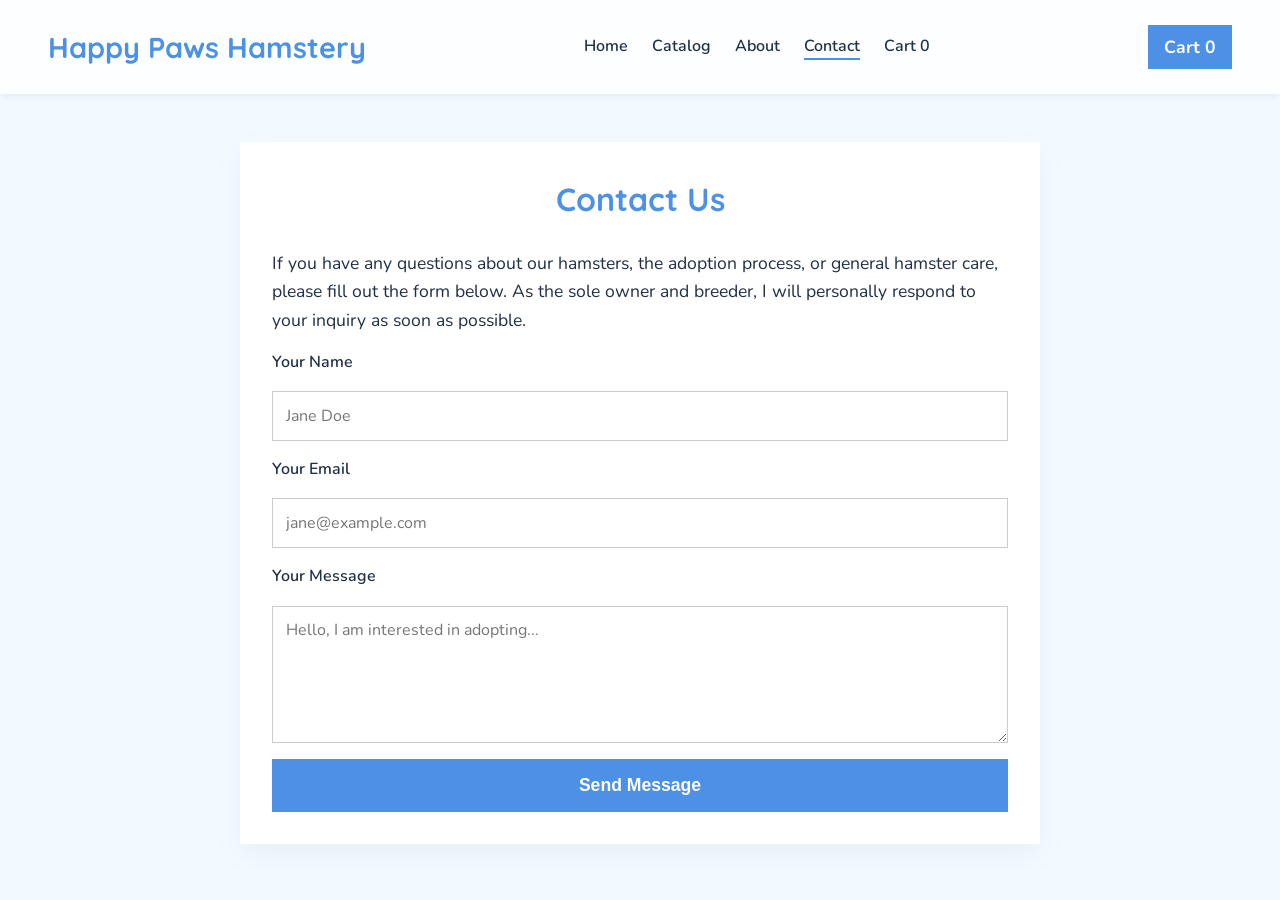
<file: contact.html>
<!DOCTYPE html>
<html lang="en">
<head>
    <meta charset="UTF-8">
    <meta name="viewport" content="width=device-width, initial-scale=1.0">
    <meta name="description" content="Contact the Happy Paws Hamstery.">
    <title>Contact - Happy Paws Hamstery</title>
    <link rel="stylesheet" href="styles.css">
    <link href="https://fonts.googleapis.com/css2?family=Quicksand:wght@400;600;700&family=Nunito:wght@400;700&display=swap" rel="stylesheet">
    <script src="script.js" defer></script>
</head>
<body>
    <nav class="navbar">
        <div class="logo">Happy Paws Hamstery</div>
        <button class="menu-toggle" id="menu-toggle" aria-label="Toggle navigation">Menu</button>
        <ul class="nav-links" id="nav-links">
            <li><a href="index.html">Home</a></li>
            <li><a href="catalog.html">Catalog</a></li>
            <li><a href="about.html">About</a></li>
            <li><a href="contact.html" class="active">Contact</a></li>
            <li><a href="cart.html">Cart <span id="cart-count">0</span></a></li>
        </ul>
        <div class="cart-icon" id="cart-btn">
            Cart <span id="cart-count">0</span>
        </div>
    </nav>

    <div class="page-container fade-in">
        <h1>Contact Us</h1>
        <p>If you have any questions about our hamsters, the adoption process, or general hamster care, please fill out the form below. As the sole owner and breeder, I will personally respond to your inquiry as soon as possible.</p>
        
        <form class="contact-form" id="contact-form">
            <label for="name">Your Name</label>
            <input type="text" id="name" required placeholder="Jane Doe">
            
            <label for="email">Your Email</label>
            <input type="email" id="email" required placeholder="jane@example.com">
            
            <label for="message">Your Message</label>
            <textarea id="message" rows="5" required placeholder="Hello, I am interested in adopting..."></textarea>
            
            <button type="submit">Send Message</button>
        </form>
    </div>

    <!-- Cart Modal overlay -->
    <div id="cart-modal" class="modal hidden">
        <div class="modal-content">
            <span class="close-btn" id="close-cart">&times;</span>
            <h2>Your Cart</h2>
            <div id="cart-items"></div>
            <p class="total">Total: $<span id="cart-total">0.00</span></p>
            <button class="checkout-btn" onclick="alert('Proceeding to checkout form...')">Checkout</button>
        </div>
    </div>
</body>
</html>
</file>
<file: styles.css>
/* styles.css */
:root {
    --primary: #4C91E5;
    --secondary: #A8D7FF;
    --accent: #FFB54D;
    --background: #F2FBFF;
    --text-dark: #203047;
    --text-light: #FFFFFF;
    --glass-bg: rgba(255, 255, 255, 0.75);
    --glass-border: rgba(173, 216, 230, 0.7);
}

* {
    margin: 0;
    padding: 0;
    box-sizing: border-box;
    /* Removed border-radius globally via explicit override */
    border-radius: 0 !important;
}

body {
    font-family: 'Nunito', sans-serif;
    background-color: var(--background);
    color: var(--text-dark);
    line-height: 1.6;
    overflow-x: hidden;
}

h1, h2, h3, .logo {
    font-family: 'Quicksand', sans-serif;
}

/* Navbar */
.navbar {
    display: flex;
    justify-content: space-between;
    align-items: center;
    padding: 1.5rem 3rem;
    background: var(--glass-bg);
    backdrop-filter: blur(10px);
    position: sticky;
    top: 0;
    z-index: 100;
    box-shadow: 0 4px 6px rgba(0,0,0,0.05);
}

.logo {
    font-size: 1.8rem;
    font-weight: 700;
    color: var(--primary);
}

.nav-links {
    list-style: none;
    display: flex;
    gap: 1.5rem;
}

.nav-links a {
    text-decoration: none;
    color: var(--text-dark);
    font-weight: 600;
    font-size: 1.0rem;
    position: relative;
    padding-bottom: 0.2rem;
}

.menu-toggle {
    display: none;
    background: var(--primary);
    border: none;
    color: white;
    font-size: 1.2rem;
    padding: 0.5rem 0.7rem;
    border-radius: 8px;
    cursor: pointer;
}

@media (max-width: 900px) {
    .menu-toggle {
        display: block;
    }

    .nav-links {
        position: absolute;
        top: 100%;
        right: 1.5rem;
        background: var(--glass-bg);
        flex-direction: column;
        align-items: flex-end;
        width: calc(100% - 3rem);
        max-width: 260px;
        padding: 1rem;
        border-radius: 12px;
        transform: scaleY(0);
        transform-origin: top right;
        transition: transform 0.25s ease;
        box-shadow: 0 8px 20px rgba(0,0,0,0.12);
        visibility: hidden;
        opacity: 0;
        z-index: 110;
    }

    .nav-links.open {
        transform: scaleY(1);
        visibility: visible;
        opacity: 1;
    }

    .nav-links li {
        width: 100%;
        display: flex;
        justify-content: flex-end;
    }

    .nav-links a {
        padding: 0.4rem 0;
        width: 100%;
        text-align: right;
    }
}

.nav-links a::after {
    content: '';
    position: absolute;
    width: 0;
    height: 2px;
    bottom: 0;
    left: 0;
    background-color: var(--primary);
    transition: width 0.3s ease;
}

.nav-links a:hover::after, .nav-links a.active::after {
    width: 100%;
}

.cart-icon {
    cursor: pointer;
    font-weight: bold;
    font-size: 1.1rem;
    background: var(--primary);
    color: white;
    padding: 0.5rem 1rem;
    transition: transform 0.2s;
}

.cart-icon:hover {
    transform: scale(1.05);
}

/* Hero Section */
.hero {
    min-height: 85vh;
    display: flex;
    align-items: center;
    justify-content: center;
    text-align: center;
    padding: 2rem 5rem;
    background-color: var(--secondary);
    background-image: linear-gradient(rgba(255, 255, 255, 0.4), rgba(255, 255, 255, 0.4)), url('image/hero-bg.png');
    background-size: cover;
    background-position: center;
    gap: 3rem;
}

.hero-right {
    flex: 1;
    display: flex;
    justify-content: center;
    align-items: center;
    max-width: 520px;
}

.hero-image {
    width: 100%;
    max-width: 520px;
    height: auto;
    border-radius: 20px;
    box-shadow: 0 15px 35px rgba(0,0,0,0.25);
    transition: transform 0.4s ease, box-shadow 0.4s ease;
}

.hero-image:hover {
    transform: scale(1.04);
    box-shadow: 0 20px 45px rgba(0,0,0,0.35);
}

.hero-image, .hamster-img {
    transition: transform 0.6s ease, box-shadow 0.6s ease;
}

.hamster-img:hover {
    transform: scale(1.04);
}

.hamster-card:hover .hamster-img {
    transform: scale(1.05);
}

.hero-content {
    max-width: 800px;
    background: var(--glass-bg);
    padding: 3rem;
    box-shadow: 0 10px 30px rgba(0,0,0,0.1);
    backdrop-filter: blur(5px);
}

.hero-content h1 {
    font-size: 3.5rem;
    color: var(--primary);
    margin-bottom: 1rem;
    line-height: 1.1;
    text-shadow: 1px 1px 2px rgba(255,255,255,0.8);
}

.hero h1 {
    color: #1e4f8b;
    font-size: 3rem;
    margin-bottom: 1rem;
}

.hero p {
    font-size: 1.1rem;
    color: #1f3f6a;
}

.hero .buy-button {
    background: var(--primary);
    color: white;
}

.hero-content p {
    font-size: 1.25rem;
    margin-bottom: 2rem;
    color: var(--text-dark);
    font-weight: 600;
}

.cta-button, .buy-button {
    display: inline-block;
    padding: 1rem 2rem;
    background: var(--primary);
    color: white;
    text-decoration: none;
    font-weight: bold;
    font-size: 1.1rem;
    transition: all 0.3s ease;
    box-shadow: 0 4px 15px rgba(255, 127, 80, 0.4);
}

.cta-button:hover {
    background: #e06c42;
    transform: translateY(-3px);
    box-shadow: 0 6px 20px rgba(255, 127, 80, 0.6);
}

.link-btn {
    display: inline-block;
    margin-top: 1rem;
    padding: 0.5rem 1rem;
    background: transparent;
    color: var(--primary);
    border: 2px solid var(--primary);
    text-decoration: none;
    font-weight: bold;
    transition: all 0.3s;
}

.link-btn:hover {
    background: var(--primary);
    color: white;
}

/* Sections */
.section-title {
    text-align: center;
    padding: 2rem 0;
    color: var(--primary);
    font-size: 2.5rem;
}

.featured-section, .about-section, .contact-section {
    padding: 3rem 0;
}

.about-section {
    background-color: white;
}

/* Features */
.features {
    display: flex;
    justify-content: space-around;
    padding: 5rem 2rem;
    max-width: 1200px;
    margin: 0 auto;
    gap: 2rem;
}

.feature {
    text-align: center;
    flex: 1;
    padding: 2rem;
    background: white;
    box-shadow: 0 5px 15px rgba(0,0,0,0.05);
    transition: transform 0.3s;
}

.feature:hover {
    transform: translateY(-10px);
}

.feature h3 {
    color: var(--primary);
    font-size: 1.5rem;
    margin-bottom: 1rem;
}

/* Catalog Page */
.page-title {
    text-align: center;
    padding: 3rem 0 1rem;
    color: var(--primary);
    font-size: 2.5rem;
}

.catalog-grid {
    display: grid;
    grid-template-columns: repeat(auto-fill, minmax(300px, 1fr));
    gap: 2rem;
    padding: 2rem 5rem 2rem;
    max-width: 1400px;
    margin: 0 auto;
}

.hamster-card {
    background: white;
    overflow: hidden;
    box-shadow: 0 10px 20px rgba(0,0,0,0.05);
    transition: all 0.3s ease;
    display: flex;
    flex-direction: column;
}

.hamster-card:hover {
    transform: translateY(-10px);
    box-shadow: 0 15px 30px rgba(0,0,0,0.1);
}

.hamster-img {
    width: 100%;
    height: 250px;
    object-fit: cover;
}

.hamster-info {
    padding: 1.5rem;
    flex-grow: 1;
    display: flex;
    flex-direction: column;
}

.breed-tag {
    display: inline-block;
    padding: 0.3rem 0.8rem;
    background: var(--secondary);
    color: var(--primary);
    font-size: 0.85rem;
    font-weight: bold;
    margin-bottom: 0.5rem;
    align-self: flex-start;
}

.hamster-name {
    font-size: 1.5rem;
    margin-bottom: 0.5rem;
    color: var(--text-dark);
}

.hamster-origin, .hamster-desc {
    font-size: 0.95rem;
    color: #555;
    margin-bottom: 1rem;
}

.price {
    font-size: 1.3rem;
    font-weight: bold;
    color: var(--primary);
    margin-top: auto;
    margin-bottom: 1rem;
}

.add-to-cart {
    width: 100%;
    padding: 0.8rem;
    background: white;
    color: var(--primary);
    border: 2px solid var(--primary);
    font-weight: bold;
    font-size: 1rem;
    cursor: pointer;
    transition: all 0.3s;
}

.add-to-cart:hover {
    background: var(--primary);
    color: white;
}

/* Modal */
.modal {
    position: fixed;
    top: 0; left: 0; right: 0; bottom: 0;
    background: rgba(0,0,0,0.5);
    display: flex;
    align-items: center;
    justify-content: center;
    z-index: 1000;
}

.modal.hidden {
    display: none;
}

.modal-content {
    background: white;
    padding: 2rem;
    width: 90%;
    max-width: 500px;
    position: relative;
    max-height: 80vh;
    overflow-y: auto;
}

.close-btn {
    position: absolute;
    top: 1rem; right: 1.5rem;
    font-size: 1.5rem;
    cursor: pointer;
}

.cart-item {
    display: flex;
    justify-content: space-between;
    align-items: center;
    padding: 1rem 0;
    border-bottom: 1px solid #eee;
}

.cart-item-info h4 { margin: 0; }
.cart-item-remove { 
    color: red; 
    cursor: pointer; 
    border: none; 
    background: none; 
    font-size: 0.9rem;
}

.total {
    font-size: 1.3rem;
    font-weight: bold;
    text-align: right;
    margin: 1.5rem 0;
}

.checkout-btn {
    width: 100%;
    padding: 1rem;
    background: var(--primary);
    color: white;
    border: none;
    font-size: 1.1rem;
    font-weight: bold;
    cursor: pointer;
}

/* Pages Layout (About / Contact) */
.page-container {
    max-width: 800px;
    margin: 3rem auto;
    padding: 2rem;
    background: white;
    box-shadow: 0 10px 30px rgba(0,0,0,0.05);
}

.page-container h1, .page-container h2 {
    color: var(--primary);
    margin-bottom: 1.5rem;
    text-align: center;
}

.page-container p {
    margin-bottom: 1rem;
    font-size: 1.1rem;
}

/* Contact Form */
.contact-form {
    display: flex;
    flex-direction: column;
    gap: 1rem;
}

.contact-form label {
    font-weight: 600;
}

.contact-form input, .contact-form textarea {
    padding: 0.8rem;
    border: 1px solid #ccc;
    font-family: inherit;
    font-size: 1rem;
}

.contact-form button {
    padding: 1rem;
    background: var(--primary);
    color: white;
    border: none;
    font-size: 1.1rem;
    font-weight: bold;
    cursor: pointer;
    transition: background 0.3s;
}

.contact-form button:hover {
    background: #e06c42;
}

/* Animations */
@keyframes slideUp {
    from { opacity: 0; transform: translateY(30px); }
    to { opacity: 1; transform: translateY(0); }
}

.fade-in {
    opacity: 0;
    transform: translateY(30px);
    transition: opacity 0.8s cubic-bezier(0.16, 1, 0.3, 1), transform 0.8s cubic-bezier(0.16, 1, 0.3, 1);
}

.fade-in.visible {
    opacity: 1;
    transform: translateY(0);
}

.slide-in-left {
    opacity: 0;
    transform: translateX(-50px);
    transition: opacity 0.8s cubic-bezier(0.16, 1, 0.3, 1), transform 0.8s cubic-bezier(0.16, 1, 0.3, 1);
}

.slide-in-left.visible {
    opacity: 1;
    transform: translateX(0);
}

.slide-in-right {
    opacity: 0;
    transform: translateX(50px);
    transition: opacity 0.8s cubic-bezier(0.16, 1, 0.3, 1), transform 0.8s cubic-bezier(0.16, 1, 0.3, 1);
}

.slide-in-right.visible {
    opacity: 1;
    transform: translateX(0);
}

.scale-in {
    opacity: 0;
    transform: scale(0.9);
    transition: opacity 0.8s cubic-bezier(0.16, 1, 0.3, 1), transform 0.8s cubic-bezier(0.16, 1, 0.3, 1);
}

.scale-in.visible {
    opacity: 1;
    transform: scale(1);
}

/* Responsive mobile/flex layout */
@media (max-width: 900px) {
    .cart-icon {
        display: block;
        padding: 0.45rem 0.7rem;
        font-size: 0.9rem;
        margin-left: 0.5rem;
    }

    .navbar {
        padding: 1rem 1.5rem;
    }

    .nav-links {
        gap: 1rem;
    }

    .hero {
        flex-direction: column;
        text-align: center;
        padding: 2rem 1.5rem;
        min-height: auto;
    }

    .hero-left, .hero-right {
        width: 100%;
        max-width: 100%;
    }

    .hero-right {
        margin-top: 1.5rem;
    }

    .features {
        flex-direction: column;
        gap: 1rem;
        padding: 3rem 1rem;
    }

    .catalog-grid {
        padding: 1rem;
        grid-template-columns: 1fr;
        gap: 1rem;
    }

    .section-title {
        font-size: 2rem;
    }
}

@media (max-width: 600px) {
    .nav-links {
        flex-direction: column;
        gap: 0.7rem;
        align-items: center;
    }

    .navbar {
        justify-content: space-between;
        padding: 0.8rem 1rem;
    }

    .logo {
        font-size: 1.4rem;
    }

    .hero h1 {
        font-size: 2rem;
    }

    .hero p {
        font-size: 1rem;
    }

    .cta-button, .buy-button {
        width: 100%;
        padding: 0.9rem 1rem;
    }

    .page-container {
        margin: 1.5rem 0.8rem;
        padding: 1rem;
    }

    .contact-form input, .contact-form textarea {
        font-size: 0.95rem;
    }
}
</file>
